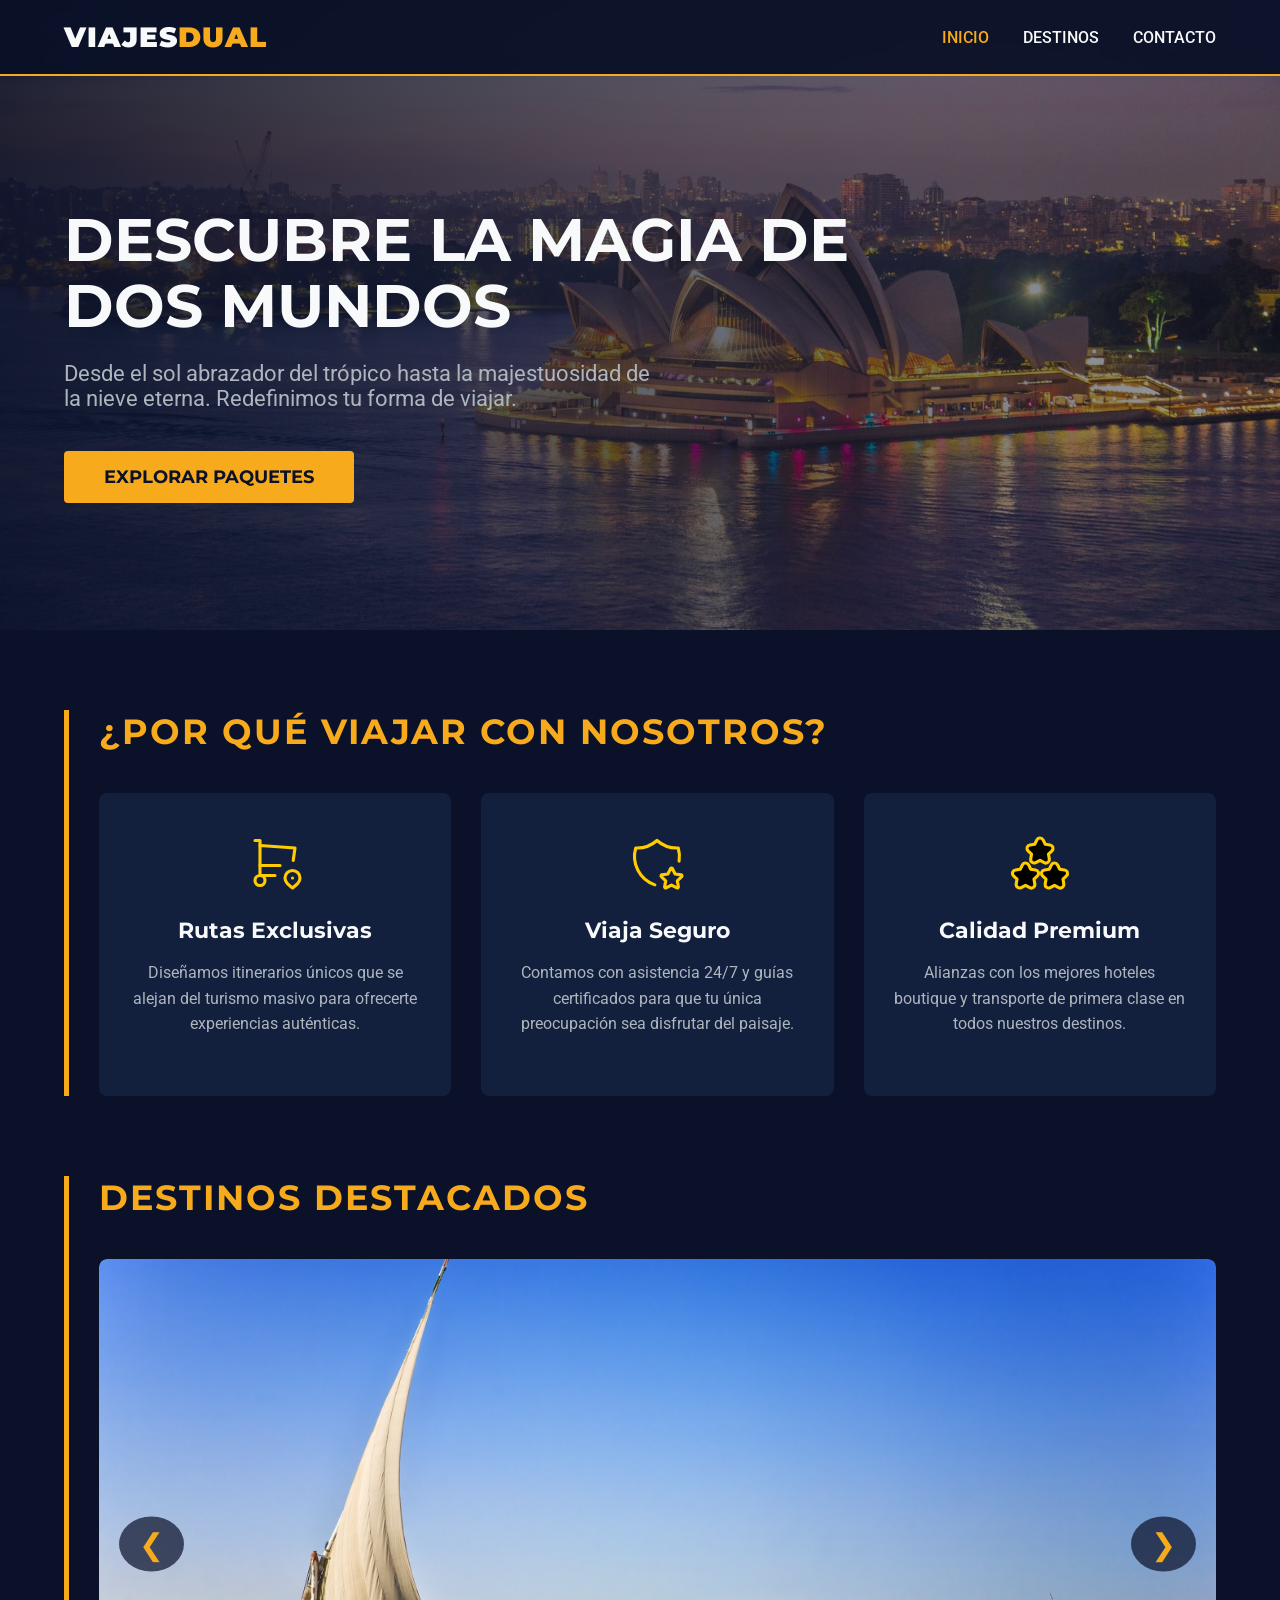
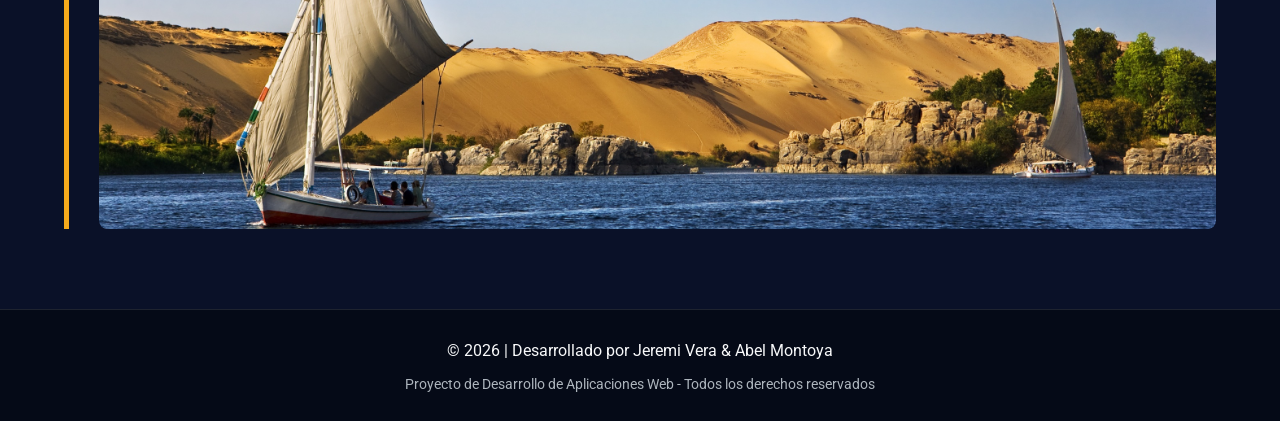
<file: index.html>
<!DOCTYPE html>
<html lang="es" class="scroll-fuerte">
<head>
    <meta charset="UTF-8">
    <meta name="viewport" content="width=device-width, initial-scale=1.0">
    <title>Viajes Dual | La Aventura te Espera</title>
    
    <link rel="preconnect" href="https://fonts.googleapis.com">
    <link rel="preconnect" href="https://fonts.gstatic.com" crossorigin>
    <link href="https://fonts.googleapis.com/css2?family=Montserrat:wght@700;900&family=Roboto:wght@400;500&display=swap" rel="stylesheet">
    
    <link rel="stylesheet" href="css/styles.css">
</head>
<body>
    <header class="header">
        <nav class="navegacion-principal contenedor">
            <div class="logo">VIAJES<span>DUAL</span></div>
            <div class="enlaces">
                <a href="index.html" class="activo">Inicio</a>
                <a href="destinos.html">Destinos</a>
                <a href="contacto.html">Contacto</a>
            </div>
        </nav>
    </header>

    <main>
        <section class="hero">
            <div class="hero-contenido contenedor">
                <h1>DESCUBRE LA MAGIA DE DOS MUNDOS</h1>
                <p>Desde el sol abrazador del trópico hasta la majestuosidad de la nieve eterna. Redefinimos tu forma de viajar.</p>
                <a href="destinos.html" class="boton-primario">Explorar Paquetes</a>
            </div>
        </section>

        <section class="sobre-nosotros contenedor alineacion-lineal">
            <h2 class="titulo-seccion">¿Por qué viajar con nosotros?</h2>
            <div class="grid-tarjetas">
                <article class="tarjeta">
                    <img src="svg/carrito.svg" alt="Icono Destinos" class="icono-tarjeta">
                    <h3>Rutas Exclusivas</h3>
                    <p>Diseñamos itinerarios únicos que se alejan del turismo masivo para ofrecerte experiencias auténticas.</p>
                </article>
                <article class="tarjeta">
                    <img src="svg/escudo.svg" alt="Icono Seguridad" class="icono-tarjeta">
                    <h3>Viaja Seguro</h3>
                    <p>Contamos con asistencia 24/7 y guías certificados para que tu única preocupación sea disfrutar del paisaje.</p>
                </article>
                <article class="tarjeta">
                    <img src="svg/estrella.svg" alt="Icono Calidad" class="icono-tarjeta">
                    <h3>Calidad Premium</h3>
                    <p>Alianzas con los mejores hoteles boutique y transporte de primera clase en todos nuestros destinos.</p>
                </article>
            </div>
        </section>

        <section class="galeria-seccion contenedor alineacion-lineal">
            <h2 class="titulo-seccion">Destinos Destacados</h2>
            <div class="slideshow-container sombra">
                <img id="imagen-galeria" src="imagenes/viaje1.jpg" alt="Destino Turístico">
                <div class="controles-slider">
                    <button id="btn-anterior" class="boton-flecha">&#10094;</button>
                    <button id="btn-siguiente" class="boton-flecha">&#10095;</button>
                </div>
            </div>
        </section>
    </main>

    <footer class="footer">
    <div class="contenedor">
        <p>&copy; 2026 | Desarrollado por Jeremi Vera &amp; Abel Montoya</p>
        <p style="color: var(--texto-gris); font-size: 1.4rem; margin-top: 0.5rem;">Proyecto de Desarrollo de Aplicaciones Web - Todos los derechos reservados</p>
    </div>
</footer>

    <script src="JavaScript/scripts.js"></script>
</body>
</html>
</file>
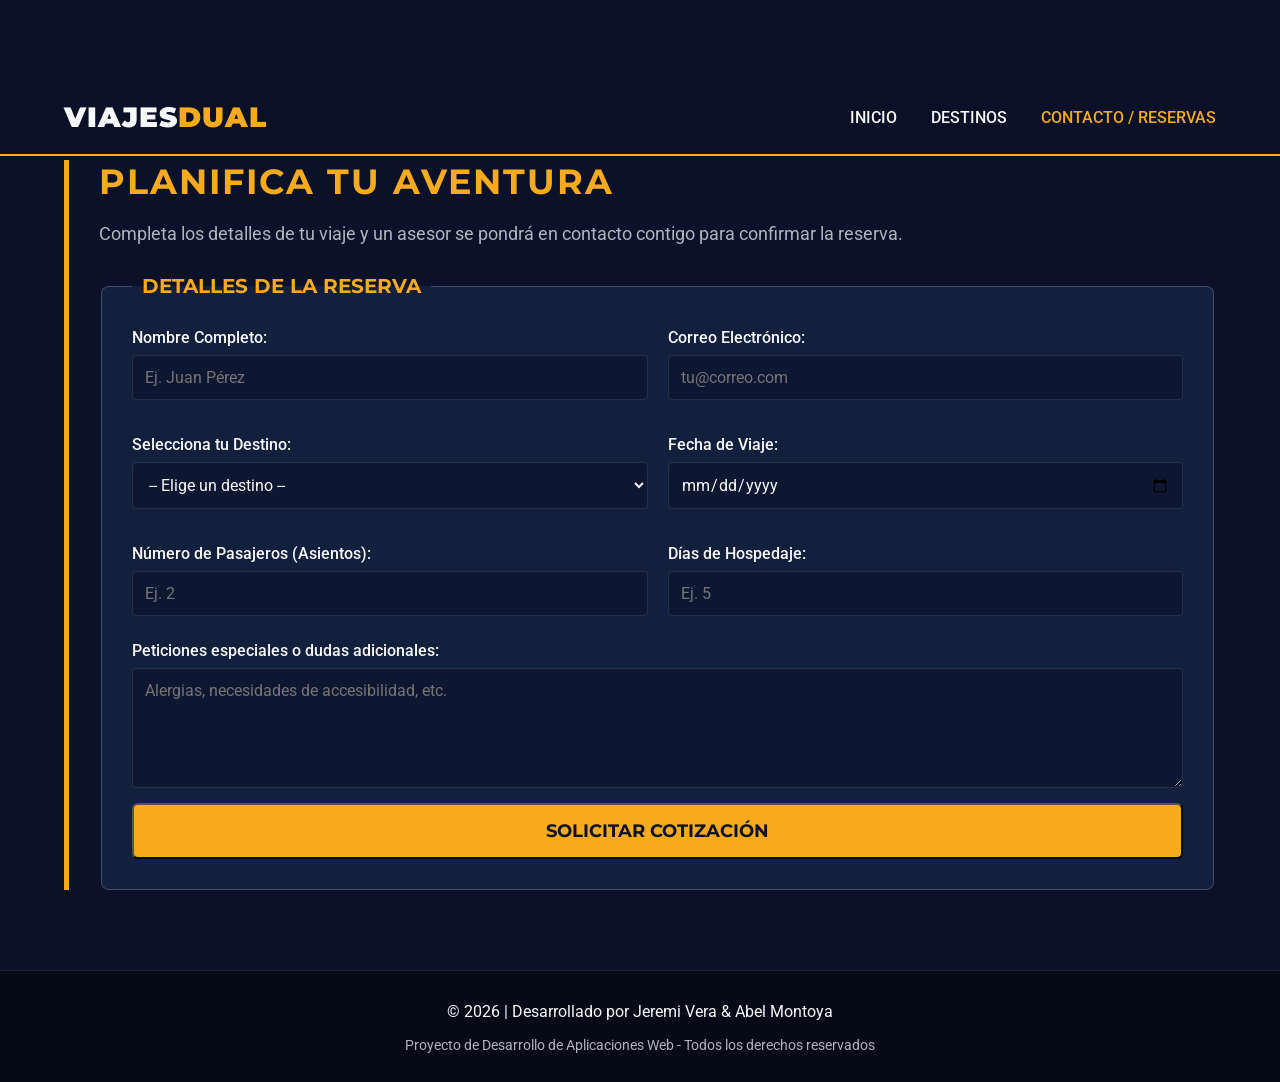
<file: contacto.html>
<!DOCTYPE html>
<html lang="es" class="scroll-fuerte">
<head>
    <meta charset="UTF-8">
    <meta name="viewport" content="width=device-width, initial-scale=1.0">
    <title>Viajes Dual | Reservas</title>
    
    <link rel="preconnect" href="https://fonts.googleapis.com">
    <link rel="preconnect" href="https://fonts.gstatic.com" crossorigin>
    <link href="https://fonts.googleapis.com/css2?family=Montserrat:wght@700;900&family=Roboto:wght@400;500&display=swap" rel="stylesheet">
    
    <link rel="stylesheet" href="css/styles.css">
</head>
<body>
    <header class="header">
        <nav class="navegacion-principal contenedor">
            <div class="logo">VIAJES<span>DUAL</span></div>
            <div class="enlaces">
                <a href="index.html">Inicio</a>
                <a href="destinos.html">Destinos</a>
                <a href="contacto.html" class="activo">Contacto / Reservas</a>
            </div>
        </nav>
    </header>

    <main class="contenedor principal" style="margin-top: 5rem;">
        <section class="contacto-seccion alineacion-lineal">
            <h1 class="titulo-seccion">Planifica tu Aventura</h1>
            <p style="color: var(--texto-gris); font-size: 1.8rem; margin-top: -2rem; margin-bottom: 3rem;">
                Completa los detalles de tu viaje y un asesor se pondrá en contacto contigo para confirmar la reserva.
            </p>

            <form id="formulario-reserva" class="formulario">
                <fieldset>
                    <legend>Detalles de la Reserva</legend>
                    
                    <div class="grid-formulario">
                        <div class="campo">
                            <label for="nombre">Nombre Completo:</label>
                            <input type="text" id="nombre" class="input-text" placeholder="Ej. Juan Pérez">
                        </div>

                        <div class="campo">
                            <label for="correo">Correo Electrónico:</label>
                            <input type="email" id="correo" class="input-text" placeholder="tu@correo.com">
                        </div>

                        <div class="campo">
                            <label for="destino">Selecciona tu Destino:</label>
                            <select id="destino" class="input-text">
                                <option value="" disabled selected>-- Elige un destino --</option>
                                <option value="egipto">Misterios de Egipto</option>
                                <option value="suiza">Alpes Suizos</option>
                                <option value="caribe">Paraíso Caribeño</option>
                                <option value="islandia">Auroras de Islandia</option>
                            </select>
                        </div>

                        <div class="campo">
                            <label for="fecha">Fecha de Viaje:</label>
                            <input type="date" id="fecha" class="input-text">
                        </div>

                        <div class="campo">
                            <label for="pasajeros">Número de Pasajeros (Asientos):</label>
                            <input type="number" id="pasajeros" class="input-text" min="1" max="10" placeholder="Ej. 2">
                        </div>

                        <div class="campo">
                            <label for="hospedaje">Días de Hospedaje:</label>
                            <input type="number" id="hospedaje" class="input-text" min="1" max="30" placeholder="Ej. 5">
                        </div>
                    </div>

                    <div class="campo campo-completo">
                        <label for="mensaje">Peticiones especiales o dudas adicionales:</label>
                        <textarea id="mensaje" class="input-text" placeholder="Alergias, necesidades de accesibilidad, etc."></textarea>
                    </div>

                    <div class="enviar">
                        <input type="submit" value="Solicitar Cotización" class="boton-primario boton-bloque">
                    </div>
                    
                    <div id="mensaje-alerta" class="alerta"></div>
                </fieldset>
            </form>
        </section>
    </main>

    <footer class="footer">
    <div class="contenedor">
        <p>&copy; 2026 | Desarrollado por Jeremi Vera &amp; Abel Montoya</p>
        <p style="color: var(--texto-gris); font-size: 1.4rem; margin-top: 0.5rem;">Proyecto de Desarrollo de Aplicaciones Web - Todos los derechos reservados</p>
    </div>
</footer>

    <script src="JavaScript/scripts.js"></script>
</body>
</html>
</file>
<file: css/styles.css>
:root {
    --fondo-oscuro: #0a1128;
    --fondo-secundario: #121f3d;
    --acento-calido: #f6aa1c;
    --acento-hover: #d18f14;
    --texto-claro: #f8f9fa;
    --texto-gris: #adb5bd;
    --fuente-titulos: 'Montserrat', sans-serif;
    --fuente-textos: 'Roboto', sans-serif;
}

html {
    font-size: 62.5%; 
    box-sizing: border-box;
    scroll-behavior: smooth;
}

.scroll-fuerte {
    scroll-snap-type: y mandatory;
}

*, *:before, *:after {
    box-sizing: inherit;
}

/* Scroll Snap para las secciones */
section, .hero, .footer {
    scroll-snap-align: start;
    scroll-margin-top: 8rem;
}

body {
    font-family: var(--fuente-textos);
    font-size: 1.6rem;
    background-color: var(--fondo-oscuro);
    color: var(--texto-claro);
    margin: 0;
    padding-top: 8rem;
}



.contenedor {
    max-width: 120rem;
    margin: 0 auto;
    width: 90%;
}

/* Títulos Generales */
h1, h2, h3 {
    font-family: var(--fuente-titulos);
    margin: 0;
}

.titulo-seccion {
    font-size: 3.5rem;
    color: var(--acento-calido);
    margin-bottom: 4rem;
    text-transform: uppercase;
    letter-spacing: 2px;
}

/* Navegación Fija */
.header {
    background-color: rgba(10, 17, 40, 0.95);
    backdrop-filter: blur(5px);
    position: fixed;
    top: 0;
    left: 0;
    width: 100%;
    z-index: 1000;
    border-bottom: 2px solid var(--acento-calido);
}

.navegacion-principal {
    display: flex;
    justify-content: space-between;
    align-items: center;
    padding: 2rem 0;
}

.logo {
    font-family: var(--fuente-titulos);
    font-size: 2.8rem;
    font-weight: 900;
    color: var(--texto-claro);
    letter-spacing: 1px;
}

.logo span {
    color: var(--acento-calido);
}

.enlaces a {
    color: var(--texto-claro);
    text-decoration: none;
    margin-left: 3rem;
    font-size: 1.6rem;
    font-weight: 500;
    text-transform: uppercase;
    transition: color 0.3s ease;
}

.enlaces a:hover, .enlaces a.activo {
    color: var(--acento-calido);
}

/* Sección Hero */
.hero {
    background-image: linear-gradient(to right, rgba(10, 17, 40, 0.9), rgba(10, 17, 40, 0.4)), url('../imagenes/australia.jpg'); 
    background-size: cover;
    background-position: center;
    background-repeat: no-repeat;
    height: 70vh;
    display: flex;
    align-items: center;
    margin-top: -8rem;
    padding-top: 8rem;
}

.hero-contenido h1 {
    font-size: 6rem;
    line-height: 1.1;
    margin-bottom: 2rem;
    max-width: 80rem;
}

.hero-contenido p {
    font-size: 2.2rem;
    color: var(--texto-gris);
    max-width: 60rem;
    margin-bottom: 4rem;
}

.boton-primario {
    background-color: var(--acento-calido);
    color: var(--fondo-oscuro);
    padding: 1.5rem 4rem;
    font-family: var(--fuente-titulos);
    font-size: 1.8rem;
    text-decoration: none;
    font-weight: 700;
    border-radius: 4px;
    text-transform: uppercase;
    transition: background-color 0.3s ease, transform 0.2s ease;
    display: inline-block;
}

.boton-primario:hover {
    background-color: var(--acento-hover);
    transform: translateY(-3px);
}

/* Elemento Lineal de Diseño */
.alineacion-lineal {
    border-left: 5px solid var(--acento-calido);
    padding-left: 3rem;
    margin: 8rem auto;
}

/* Tarjetas */
.grid-tarjetas {
    display: grid;
    grid-template-columns: repeat(auto-fit, minmax(30rem, 1fr));
    gap: 3rem;
}

.tarjeta {
    background-color: var(--fondo-secundario);
    padding: 4rem 3rem;
    border-radius: 8px;
    text-align: center;
    transition: transform 0.3s ease, box-shadow 0.3s ease;
    border-bottom: 3px solid transparent;
}

.tarjeta:hover {
    transform: translateY(-10px);
    box-shadow: 0 15px 30px rgba(0,0,0,0.5);
    border-bottom: 3px solid var(--acento-calido);
}

.icono-tarjeta {
    width: 6rem;
    height: 6rem;
    margin-bottom: 2rem;
}

.tarjeta h3 {
    font-size: 2.2rem;
    margin-bottom: 1.5rem;
    color: var(--texto-claro);
}

.tarjeta p {
    color: var(--texto-gris);
    line-height: 1.6;
}

/* Galería con información */
.slideshow-container {
    position: relative;
    max-width: 100%;
    border-radius: 8px;
    overflow: hidden;
}

#imagen-galeria {
    width: 100%;
    height: 570px; 
    object-fit: cover; 
    object-position: center;
    display: block;
    border-radius: 8px;
}

.controles-slider {
    position: absolute;
    top: 50%;
    width: 100%;
    display: flex;
    justify-content: space-between;
    transform: translateY(-50%);
    padding: 0 2rem;
}

.boton-flecha {
    background-color: rgba(10, 17, 40, 0.7);
    color: var(--acento-calido);
    border: none;
    font-size: 3rem;
    padding: 1rem 2rem;
    cursor: pointer;
    border-radius: 50%;
    transition: background-color 0.3s, color 0.3s;
}

.boton-flecha:hover {
    background-color: var(--acento-calido);
    color: var(--fondo-oscuro);
}

/* Footer */
.footer {
    background-color: #050a17;
    text-align: center;
    padding: 1.5rem 0;
    margin-top: 6rem;
    border-top: 1px solid rgba(255,255,255,0.1);
}

/* Para el Responsive */
@media (max-width: 768px) {
    .navegacion-principal {
        flex-direction: column;
    }
    .enlaces {
        margin-top: 2rem;
    }
    .enlaces a {
        margin: 0 1.5rem;
    }
    .hero-contenido h1 {
        font-size: 4rem;
    }
}

/* Filtros de Destinos */
.filtros-destinos {
    display: flex;
    gap: 1.5rem;
    margin-bottom: 4rem;
    flex-wrap: wrap;
}

.boton-filtro {
    background-color: transparent;
    color: var(--texto-claro);
    border: 2px solid var(--acento-calido);
    padding: 0.8rem 2rem;
    border-radius: 20px;
    font-family: var(--fuente-titulos);
    font-weight: 700;
    cursor: pointer;
    transition: all 0.3s ease;
}

.boton-filtro:hover, .boton-filtro.activo {
    background-color: var(--acento-calido);
    color: var(--fondo-oscuro);
}

/* Tarjetas de Destinos */
.grid-destinos {
    display: grid;
    grid-template-columns: repeat(auto-fit, minmax(30rem, 1fr));
    gap: 3rem;
    margin-bottom: 6rem;
}

.tarjeta-destino {
    background-color: var(--fondo-secundario);
    border-radius: 12px;
    overflow: hidden;
    box-shadow: 0 5px 15px rgba(0,0,0,0.3);
    transition: transform 0.3s ease;
    display: flex;
    flex-direction: column;
}

.tarjeta-destino:hover {
    transform: translateY(-5px);
}

.imagen-destino {
    position: relative;
    height: 220px;
    overflow: hidden;
}

.imagen-destino img {
    width: 100%;
    height: 100%;
    object-fit: cover;
    transition: transform 0.5s ease;
}

.tarjeta-destino:hover .imagen-destino img {
    transform: scale(1.1);
}

.etiqueta-clima {
    position: absolute;
    top: 1.5rem;
    right: 1.5rem;
    padding: 0.5rem 1.5rem;
    border-radius: 20px;
    font-weight: bold;
    font-size: 1.2rem;
    text-transform: uppercase;
}

.etiqueta-calido {
    background-color: var(--acento-calido);
    color: var(--fondo-oscuro);
}

.etiqueta-invernal {
    background-color: #48cae4;
    color: var(--fondo-oscuro);
}

.contenido-destino {
    padding: 2.5rem;
    display: flex;
    flex-direction: column;
    flex-grow: 1;
}

.contenido-destino h3 {
    font-size: 2.2rem;
    color: var(--texto-claro);
    margin-bottom: 1rem;
}

.contenido-destino p {
    color: var(--texto-gris);
    margin-bottom: 2rem;
    line-height: 1.5;
    flex-grow: 1;
}

.detalles-paquete {
    display: flex;
    justify-content: space-between;
    align-items: center;
    border-top: 1px solid rgba(255,255,255,0.1);
    padding-top: 1.5rem;
    margin-bottom: 2rem;
    font-size: 1.5rem;
}

.precio {
    font-family: var(--fuente-titulos);
    font-size: 2.2rem;
    color: var(--acento-calido);
    font-weight: 900;
}

.boton-bloque {
    display: block;
    text-align: center;
    width: 100%;
    border-radius: 6px;
}

/* Formulario de Reservas */
.formulario fieldset {
    border: 1px solid rgba(255, 255, 255, 0.2);
    padding: 3rem;
    border-radius: 8px;
    background-color: var(--fondo-secundario);
}

.formulario legend {
    color: var(--acento-calido);
    font-family: var(--fuente-titulos);
    font-size: 2rem;
    font-weight: 700;
    padding: 0 1rem;
    text-transform: uppercase;
}

.grid-formulario {
    display: grid;
    grid-template-columns: 1fr 1fr;
    gap: 2rem;
}

.campo {
    display: flex;
    flex-direction: column;
    margin-bottom: 1.5rem;
}

.campo-completo {
    grid-column: 1 / 3;
    margin-top: 1rem;
}

.campo label {
    color: var(--texto-claro);
    margin-bottom: 0.8rem;
    font-weight: 500;
}

.input-text {
    padding: 1.2rem;
    border: 1px solid rgba(255, 255, 255, 0.1);
    border-radius: 4px;
    background-color: rgba(10, 17, 40, 0.5);
    color: var(--texto-claro);
    font-family: var(--fuente-textos);
    font-size: 1.6rem;
    transition: border-color 0.3s;
}

.input-text:focus {
    outline: none;
    border-color: var(--acento-calido);
}

textarea.input-text {
    height: 120px;
    resize: vertical;
}

/* Notificación del Formulario */
.alerta {
    margin-top: 2rem;
    padding: 1.5rem;
    border-radius: 4px;
    text-align: center;
    font-weight: bold;
    display: none;
}

.alerta.exito {
    background-color: rgba(46, 204, 113, 0.2);
    color: #2ecc71;
    border: 1px solid #2ecc71;
    display: block;
}

.alerta.error {
    background-color: rgba(231, 76, 60, 0.2);
    color: #e74c3c;
    border: 1px solid #e74c3c;
    display: block;
}

/* Responsive para el formulario */
@media (max-width: 768px) {
    .grid-formulario {
        grid-template-columns: 1fr;
    }
    .campo-completo {
        grid-column: 1 / 2;
    }
}
</file>
